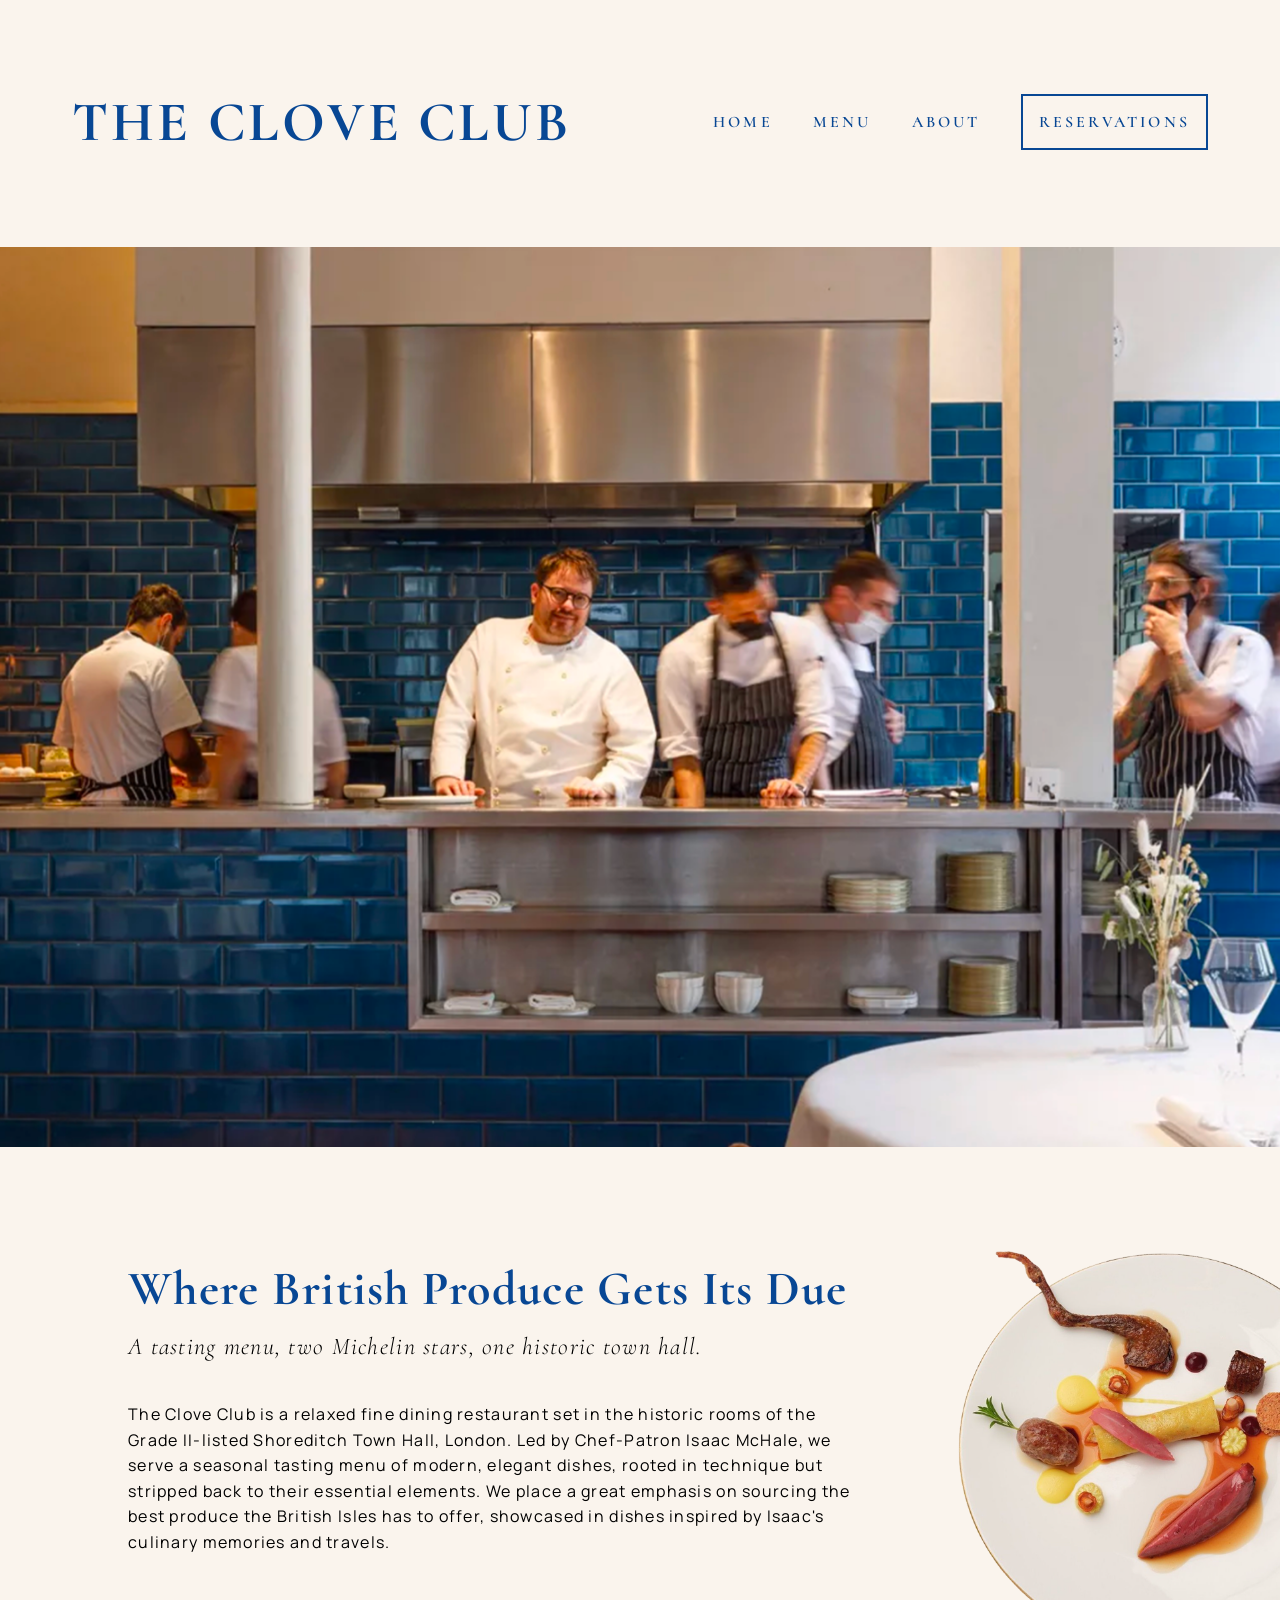
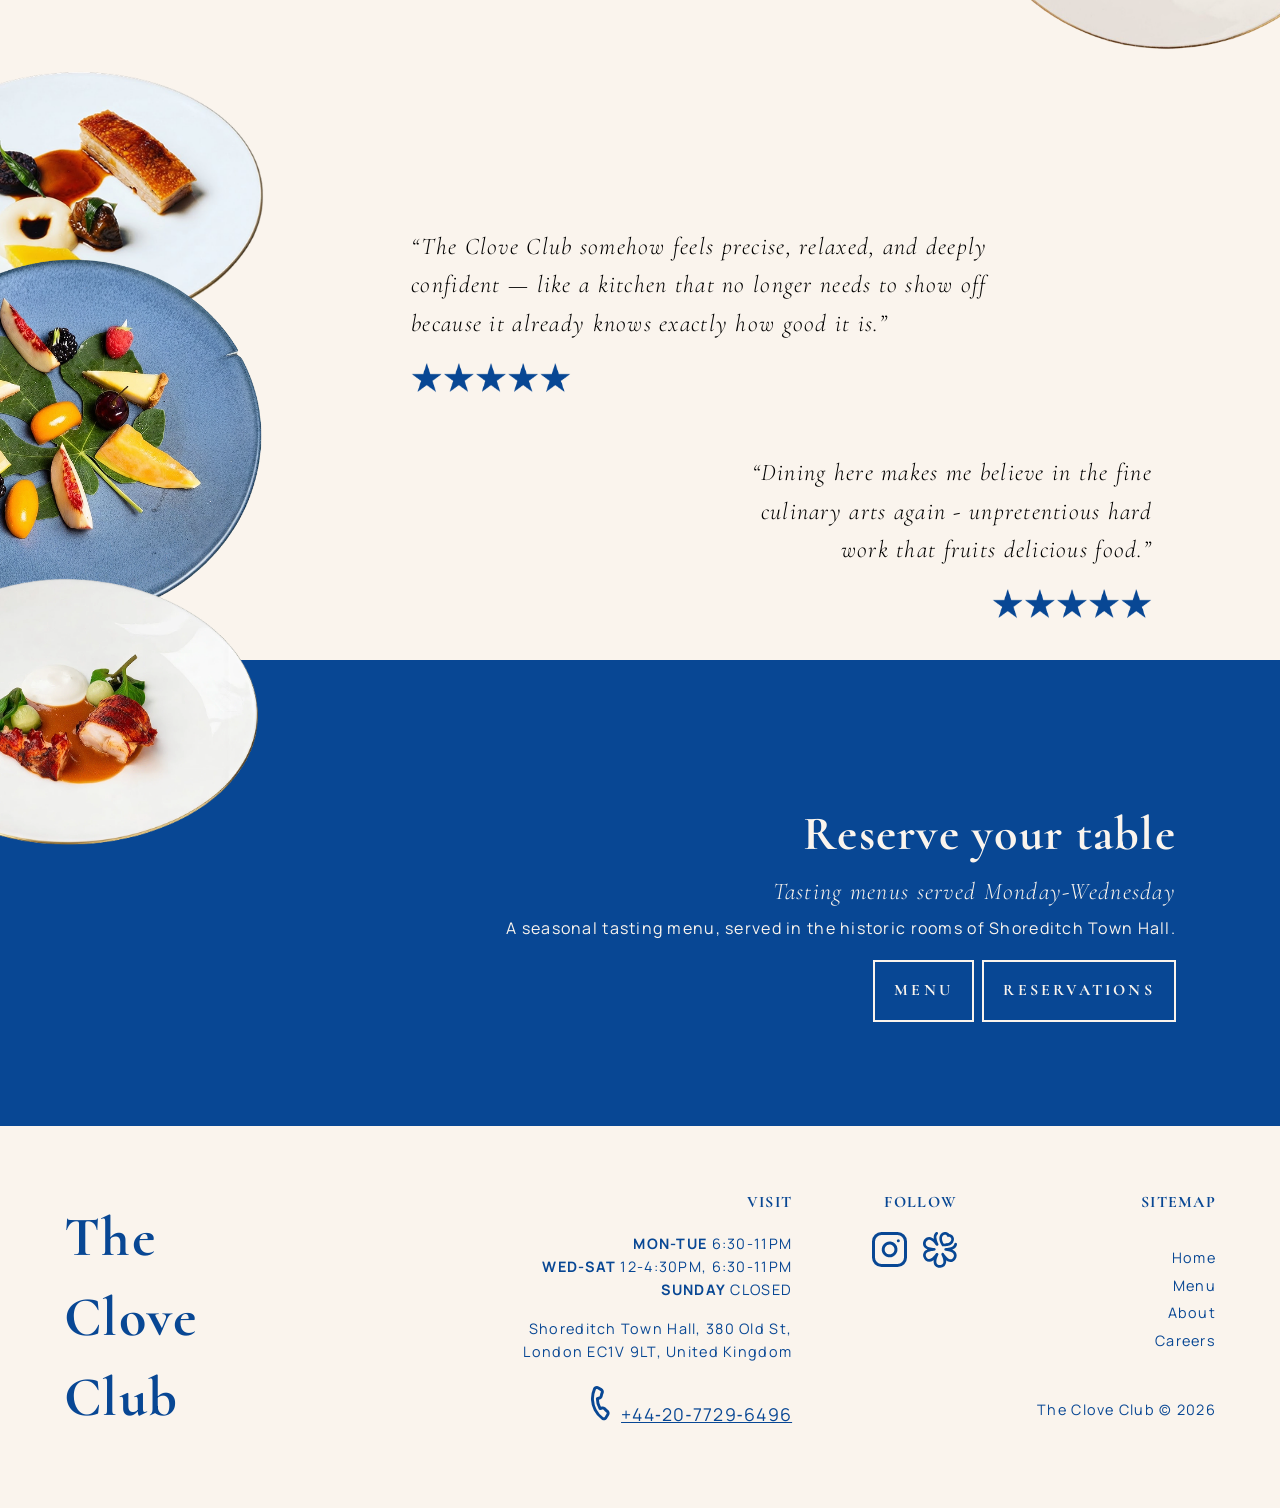
<file: html/homepage.html>
<!DOCTYPE html>
<html lang="en">
<head>
    <meta charset="UTF-8">
    <meta name="viewport" content="width=device-width, initial-scale=1.0">
    <title>The Clove Club | Home</title>
    <link rel="stylesheet" href="../css/stylesheet.css">
</head>

<body>
    <nav>
        <div class="Logo">
            <h1 class="lettermark">The Clove Club</h1>
        </div>

        <button class="nav__toggle nav__toggle--blue" aria-expanded="false" aria-label="open menu">
            <span></span>
            <span></span>
            <span></span>
            <img src="../media/exit-x-icon.svg" alt="close icon" class="nav__close-icon">
        </button>

        <div class="nav__links">
            <ul>
            <li><a href="homepage.html" class="nav__home">Home</a></li>
            <li><a href="menu.html" class="nav__menu">Menu</a></li>
            <li><a href="about.html" class="nav__about">About</a></li>
            <li><a href="https://www.opentable.co.uk/r/the-clove-club?ref=4208" target="_blank" class="nav__reservations">Reservations</a></li>
            </ul>
            
            <div class="nav__contact">
                <address>
                    Shoreditch Town Hall, 380 Old St,<br>
                    London EC1V 9LT, United Kingdom
                <p class="nav__phone">
                    <img src="../media/phone-icon.svg" alt="phone icon">
                    <a href="tel:+442077296496">+44&hyphen;20&hyphen;7729&hyphen;6496</a>
                </p>
                </address>
                <p class="nav__hours">
                    <strong>MON-TUE</strong> 6:30-11PM<br>
                    <strong>WED-SAT</strong> 12-4:30PM, 6:30-11PM<br>
                    <strong>SUNDAY</strong> CLOSED
                </p>
            </div>
        </div>
    </nav>

    <div class="hero">
        <a href="https://www.opentable.co.uk/r/the-clove-club?ref=4208" target="_blank" class="hero__reserve-btn">Reserve</a>
    </div>

    <div class="main-content">
        <div class="site-summary">
            <div class="site-summary__text">
                <h1>Where British Produce Gets Its Due</h1>
                <h2>A tasting menu, two Michelin stars, one historic town hall.</h2>
                <p>The Clove Club is a relaxed fine dining restaurant set in the historic rooms of the Grade II-listed Shoreditch Town Hall, London. Led by Chef-Patron Isaac McHale, we serve a seasonal tasting menu of modern, elegant dishes, rooted in technique but stripped back to their essential elements. We place a great emphasis on sourcing the best produce the British Isles has to offer, showcased in dishes inspired by Isaac's culinary memories and travels.</p>
            </div>
            <div class="site-summary__img">
                <img src="../media/homepage-plate1.png" alt="a plate of meat and seasonal vegetables">
            </div>
        </div>

        <div class="review-section">
            <div class="plate-trio">
                <img src="../media/homepage-plate2.png" alt="a plate 2">
                <img src="../media/homepage-plate3.png" alt="a plate 3">
                <img src="../media/homepage-plate4.png" alt="a plate 4" class="plate-trio__plate4">
            </div>

            <div class="reviews">
                <div class="review1">
                    <h2>“The Clove Club somehow feels precise, relaxed, and deeply confident — like a kitchen that no longer needs to show off because it already knows exactly how good it is.”</h2>
                    <img src="../media/5-stars.png" alt="five star rating image">
                </div>
                <div class="review2">
                    <h2>“Dining here makes me believe in the fine culinary arts again - unpretentious hard work that fruits delicious food.”</h2>
                    <img src="../media/5-stars.png" alt="five star rating image">
                </div>
            </div>
        </div>

        <div class="reserve__cta">
            <img src="../media/rooster-png.png" alt="rooster image" class="reserve__cta-rooster">
            <div class="reserve__cta-text">
                <h1>Reserve your table</h1>
                <h2>Tasting menus served Monday-Wednesday</h2>
                <p>A seasonal tasting menu, served in the historic rooms of Shoreditch Town Hall.</p>
            </div>

            <div class="reserve__cta-btns">
                <a href="../html/menu.html" class="homepage__menu-btn">Menu</a>
                <a href="https://www.opentable.co.uk/r/the-clove-club?ref=4208" target="_blank" class="homepage__reservations-btn">Reservations</a>
            </div>
        </div>
    </div>

        <section class="footer">
            <div class="footer__left">
            <h1 class="footer-lettermark">The Clove Club</h1>
            </div>

            <div class="footer__right">


                <div class="footer__visit">
                    <p class="visit-title">Visit</p>
                    <p><strong>MON-TUE</strong> 6:30-11PM<br>
                    <strong>WED-SAT</strong> 12-4:30PM, 6:30-11PM<br>
                    <strong>SUNDAY</strong> CLOSED<br>
                    </p>
                    <address>Shoreditch Town Hall, 380 Old St,<br>
                        London EC1V 9LT, United Kingdom</address>
                        <br>
                    <p class="footer__phone">
                    <img src="../media/phone-icon.svg" alt="phone icon">
                    <a href="tel:+442077296496">+44&hyphen;20&hyphen;7729&hyphen;6496</a></p>
                </div>

                <div class="footer__follow">
                    <p class="follow-title">Follow</p>
                    <div class="footer__follow-img">
                        <a href="https://www.instagram.com/thecloveclub/?hl=en" target="_blank"><img src="../media/ig-icon.svg" class="instagram-logo" alt="instagram logo and link to website"></a>
                        <a href="https://guide.michelin.com/us/en/greater-london/london/restaurant/the-clove-club" target="_blank"><img src="../media/michelin-icon.svg" class="michelin-logo" alt="michelin guide logo and link to website"></a>
                    </div>
                </div>

                <div class="footer__sitemap">
                    <p class="sitemap-title">Sitemap</p>
                    <ul>
                        <li><a href="homepage.html">Home</a></li>
                        <li><a href="menu.html">Menu</a></li>
                        <li><a href="about.html">About</a></li>
                        <li><a href="#" target="_blank">Careers</a></li>
                    </ul>
                    <p class="footer__copyright">The Clove Club &copy; 2026</p>
                </div>
            </div>
        </section>

        <script src="../javascript/nav.js"></script>
</body>
</html>
</file>
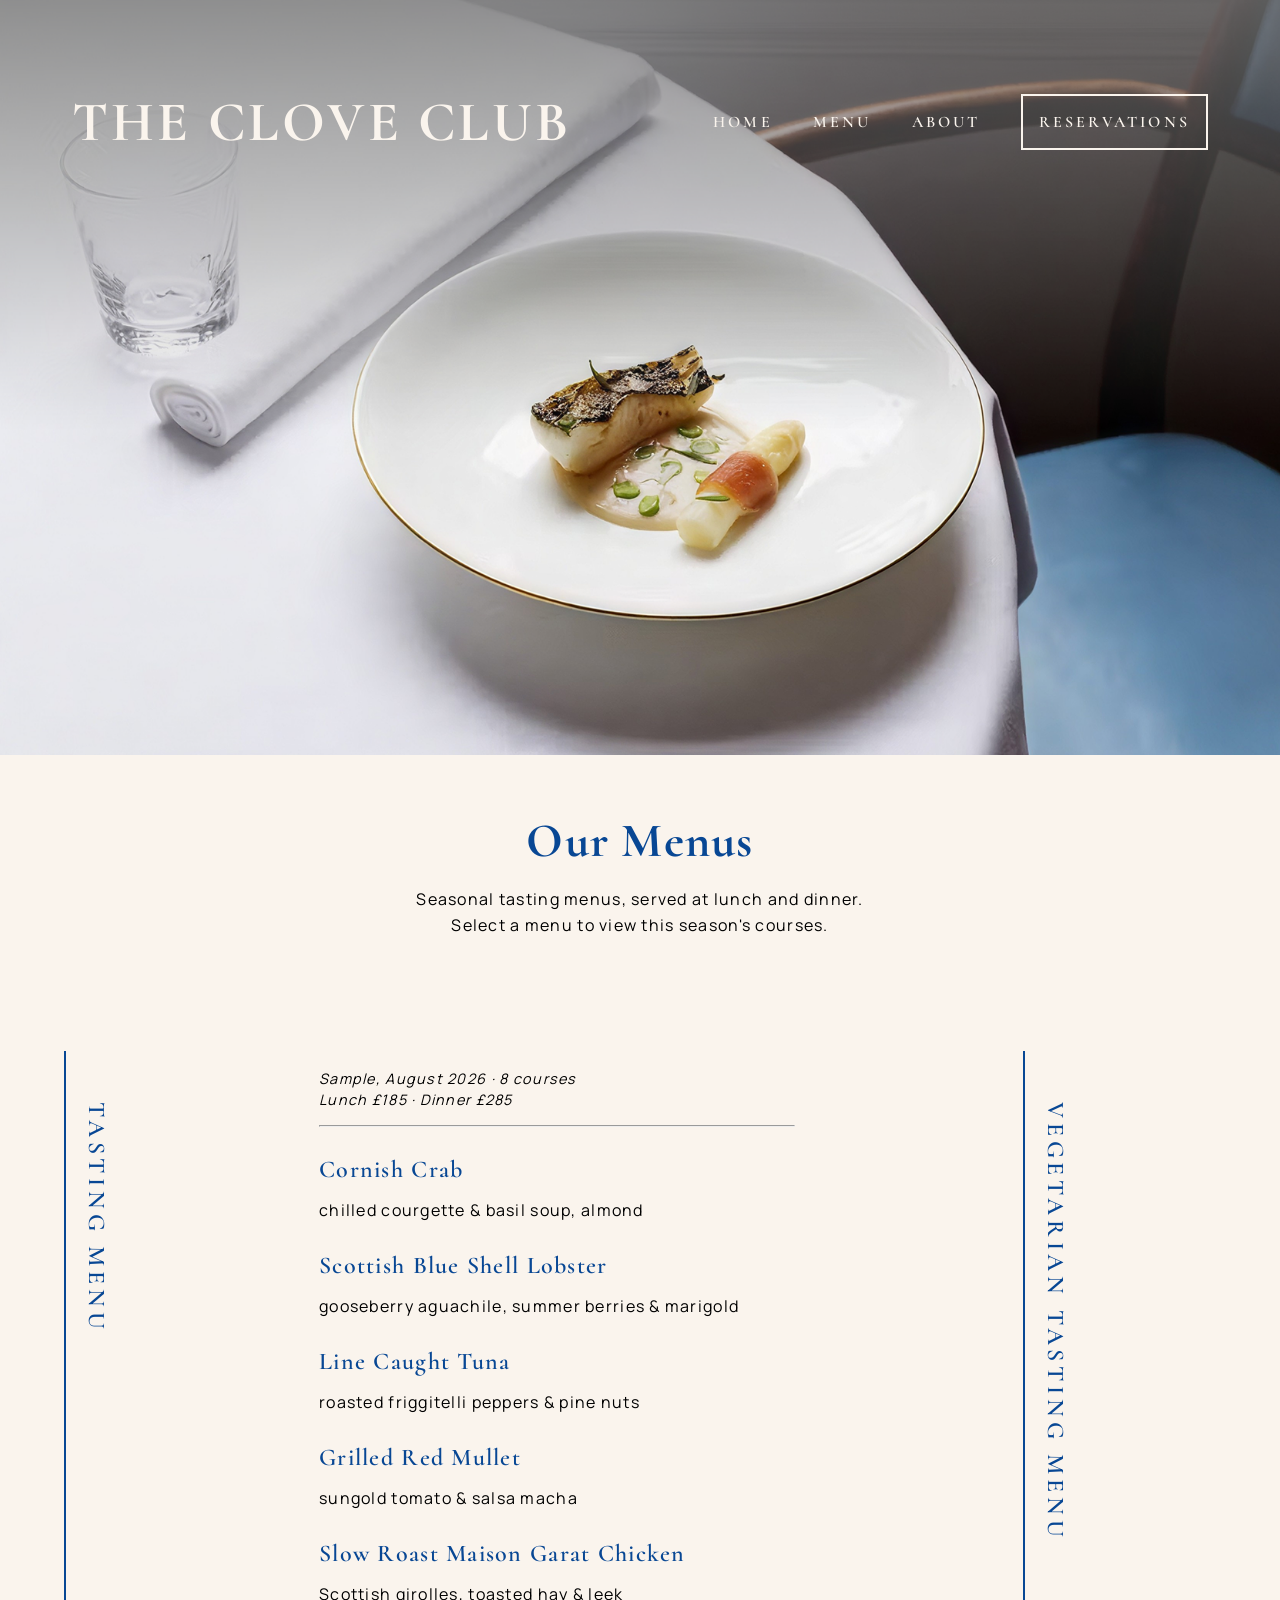
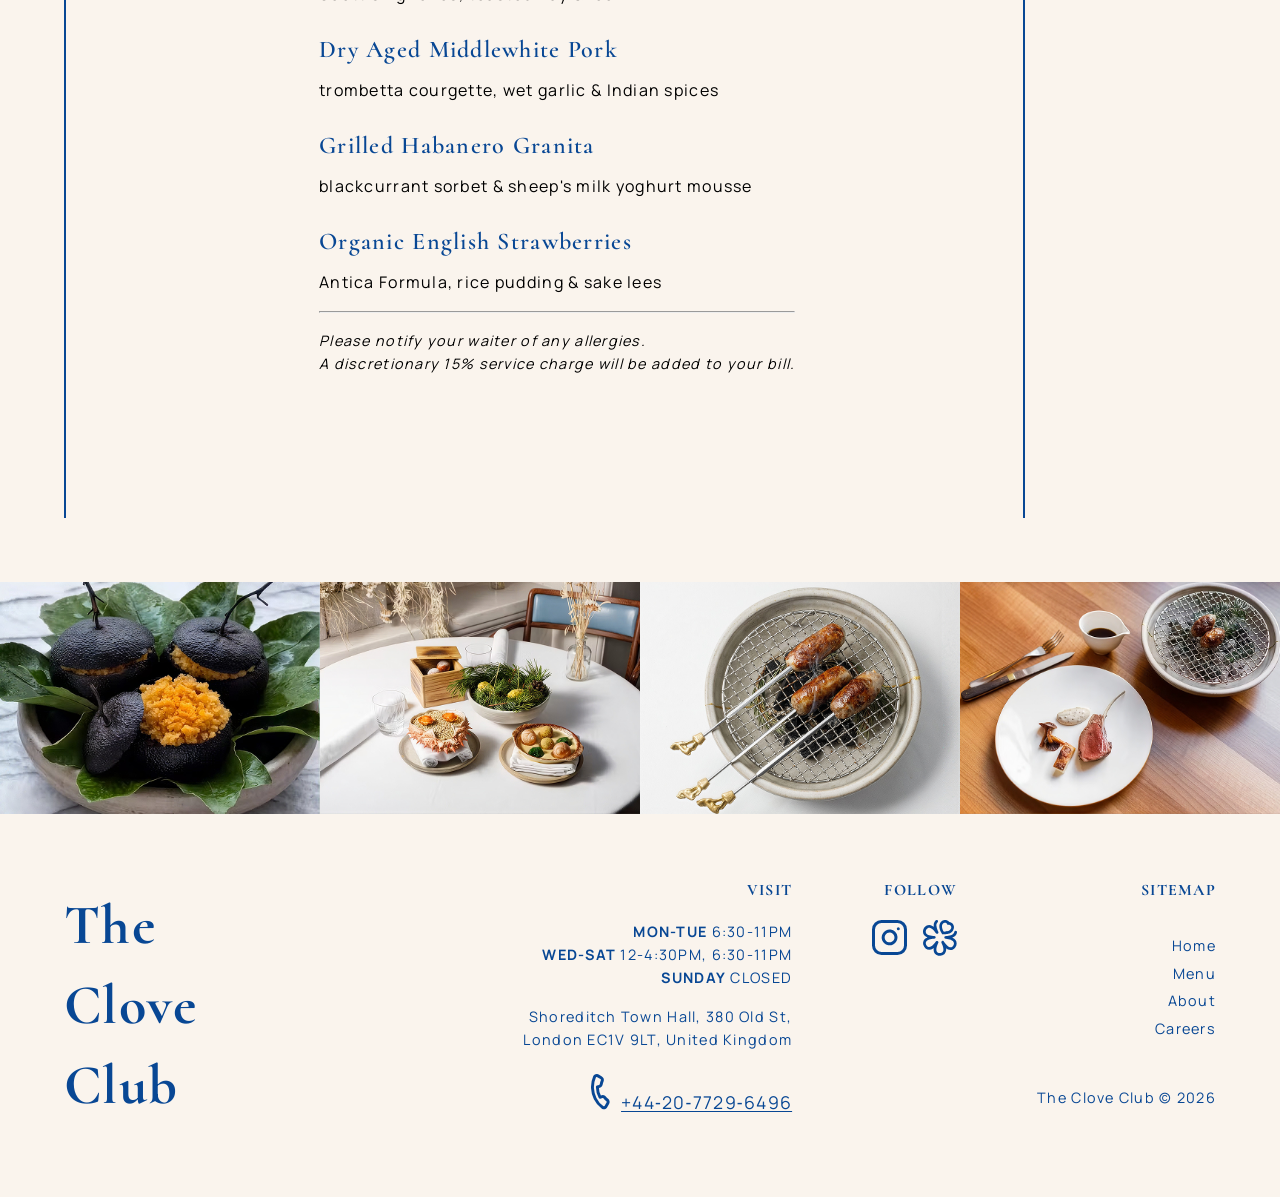
<file: html/menu.html>
<!DOCTYPE html>
<html lang="en">
<head>
    <meta charset="UTF-8">
    <meta name="viewport" content="width=device-width, initial-scale=1.0">
    <title>The Clove Club | Menu</title>
    <link rel="stylesheet" href="../css/stylesheet.css">
</head>

<body>
    <nav class="menu_nav">
        <div class="Logo">
            <h1 class="lettermark__menu">The Clove Club</h1>
        </div>

        <button class="nav__toggle" aria-expanded="false" aria-label="open menu">
            <span></span>
            <span></span>
            <span></span>
            <img src="../media/exit-x-icon.svg" alt="close icon" class="nav__close-icon">
        </button>

        <div class="nav__links">
            <ul>
            <li><a href="../html/homepage.html" class="menu-nav-links">Home</a></li>
            <li><a href="../html/menu.html" class="menu-nav-links">Menu</a></li>
            <li><a href="../html/about.html" class="menu-nav-links">About</a></li>
            <li><a href="https://www.opentable.co.uk/r/the-clove-club?ref=4208" target="_blank" class="menu-nav-links__reserve">Reservations</a></li>
            </ul>

                 <div class="nav__contact">
                <address>
                    Shoreditch Town Hall, 380 Old St,<br>
                    London EC1V 9LT, United Kingdom
                <p class="nav__phone">
                    <img src="../media/phone-icon.svg" alt="phone icon">
                    <a href="tel:+442077296496">+44&hyphen;20&hyphen;7729&hyphen;6496</a>
                </p>
                </address>
                <p class="nav__hours">
                    <strong>MON-TUE</strong> 6:30-11PM<br>
                    <strong>WED-SAT</strong> 12-4:30PM, 6:30-11PM<br>
                    <strong>SUNDAY</strong> CLOSED
                </p>
            </div>

        </div>
    </nav>

    <section class="menu-intro">
        <h1 class="menu-intro__title">Our Menus</h1>
        <p class="menu-intro__text">Seasonal tasting menus, served at lunch and dinner.<br> 
            Select a menu to view this season's courses.</p>
        </section>

  <div class="menus">
 
        <article class="menu-panel is-open">
            <h2 class="menu-panel__heading">
                <button class="menu-panel__tab" aria-expanded="true">Tasting Menu</button>
            </h2>
            <div class="menu-panel__content">
                <div class="menu-panel__inner">
                    <p class="menu__sub">Sample, August 2026 · 8 courses</p>
                    <p class="menu__sub">Lunch £185 · Dinner £285</p>
                    <hr class="menu__divider">
 
                    <ol class="menu__courses">
                        <li>
                            <h3 class="menu-item__name">Cornish Crab</h3>
                            <p class="menu-item__description">chilled courgette &amp; basil soup, almond</p>
                        </li>
                        <li>
                            <h3 class="menu-item__name">Scottish Blue Shell Lobster</h3>
                            <p class="menu-item__description">gooseberry aguachile, summer berries &amp; marigold</p>
                        </li>
                        <li>
                            <h3 class="menu-item__name">Line Caught Tuna</h3>
                            <p class="menu-item__description">roasted friggitelli peppers &amp; pine nuts</p>
                        </li>
                        <li>
                            <h3 class="menu-item__name">Grilled Red Mullet</h3>
                            <p class="menu-item__description">sungold tomato &amp; salsa macha</p>
                        </li>
                        <li>
                            <h3 class="menu-item__name">Slow Roast Maison Garat Chicken</h3>
                            <p class="menu-item__description">Scottish girolles, toasted hay &amp; leek</p>
                        </li>
                        <li>
                            <h3 class="menu-item__name">Dry Aged Middlewhite Pork</h3>
                            <p class="menu-item__description">trombetta courgette, wet garlic &amp; Indian spices</p>
                        </li>
                        <li>
                            <h3 class="menu-item__name">Grilled Habanero Granita</h3>
                            <p class="menu-item__description">blackcurrant sorbet &amp; sheep's milk yoghurt mousse</p>
                        </li>
                        <li>
                            <h3 class="menu-item__name">Organic English Strawberries</h3>
                            <p class="menu-item__description">Antica Formula, rice pudding &amp; sake lees</p>
                        </li>
                    </ol>
 
                    <hr class="menu__divider">
                    <p class="menu__comments">Please notify your waiter of any allergies.<br>
                    A discretionary 15% service charge will be added to your bill.</p>
                </div>
            </div>
        </article>
 

        <article class="menu-panel">
            <h2 class="menu-panel__heading">
                <button class="menu-panel__tab" aria-expanded="false">Vegetarian Tasting Menu</button>
            </h2>
            <div class="menu-panel__content">
                <div class="menu-panel__inner">
                    <p class="menu__sub">Sample, August 2026 · 8 courses</p>
                    <p class="menu__sub">Lunch £185 · Dinner £285</p>
                    <hr class="menu__divider">
 
                    <ol class="menu__courses">
                        <li>
                            <h3 class="menu-item__name">Celeriac Remoulade</h3>
                            <p class="menu-item__description">almond, chilled courgette &amp; basil soup</p>
                        </li>
                        <li>
                            <h3 class="menu-item__name">Hazelwood Grilled Maitake</h3>
                            <p class="menu-item__description">hazelnut &amp; black truffle</p>
                        </li>
                        <li>
                            <h3 class="menu-item__name">Slow Roast Friggitelli Peppers</h3>
                            <p class="menu-item__description">pine nuts &amp; savagnin sauce</p>
                        </li>
                        <li>
                            <h3 class="menu-item__name">Roasted Organic Aubergine</h3>
                            <p class="menu-item__description">green tomato, St Nectaire &amp; salsa macha</p>
                        </li>
                        <li>
                            <h3 class="menu-item__name">Gently Cooked Organic Greens</h3>
                            <p class="menu-item__description">Jersey royal &amp; tonburi</p>
                        </li>
                        <li>
                            <h3 class="menu-item__name">Crisp Hen's Egg</h3>
                            <p class="menu-item__description">trombetta courgette, wet garlic &amp; Indian spices</p>
                        </li>
                        <li>
                            <h3 class="menu-item__name">Grilled Habanero Granita</h3>
                            <p class="menu-item__description">blackcurrant sorbet &amp; sheep's milk yoghurt mousse</p>
                        </li>
                        <li>
                            <h3 class="menu-item__name">Organic English Strawberries</h3>
                            <p class="menu-item__description">Antica Formula, rice pudding &amp; sake lees</p>
                        </li>
                    </ol>
 
                    <hr class="menu__divider">
                    <p class="menu__comments">Please notify your waiter of any allergies.<br>
                    A discretionary 15% service charge will be added to your bill.</p>
                </div>
            </div>
        </article>
 
    </div>
 

<script src="../javascript/menu.js"></script>

<div class="menu__images">
    <img src="../media/menu1.png" alt="menu image 1">
    <img src="../media/menu2.png" alt="menu image 2">
    <img src="../media/menu3.png" alt="menu image 3">
    <img src="../media/menu4.png" alt="menu image 4">
</div>



        <section class="footer">
            <div class="footer__left">
            <h1 class="footer-lettermark">The Clove Club</h1>
            </div>

            <div class="footer__right">


                <div class="footer__visit">
                    <p class="visit-title">Visit</p>
                    <p><strong>MON-TUE</strong> 6:30-11PM<br>
                    <strong>WED-SAT</strong> 12-4:30PM, 6:30-11PM<br>
                    <strong>SUNDAY</strong> CLOSED<br>
                    </p>
                    <address>Shoreditch Town Hall, 380 Old St,<br>
                        London EC1V 9LT, United Kingdom</address>
                        <br>
                    <p class="footer__phone">
                    <img src="../media/phone-icon.svg" alt="phone icon">
                    <a href="tel:+442077296496">+44&hyphen;20&hyphen;7729&hyphen;6496</a></p>
                </div>

                <div class="footer__follow">
                    <p class="follow-title">Follow</p>
                    <div class="footer__follow-img">
                        <a href="https://www.instagram.com/thecloveclub/?hl=en" target="_blank"><img src="../media/ig-icon.svg" class="instagram-logo" alt="instagram logo and link to website"></a>
                        <a href="https://guide.michelin.com/us/en/greater-london/london/restaurant/the-clove-club" target="_blank"><img src="../media/michelin-icon.svg" class="michelin-logo" alt="michelin guide logo and link to website"></a>
                    </div>
                </div>

                <div class="footer__sitemap">
                    <p class="sitemap-title">Sitemap</p>
                    <ul>
                        <li><a href="../html/homepage.html">Home</a></li>
                        <li><a href="../html/menu.html">Menu</a></li>
                        <li><a href="../html/about.html">About</a></li>
                        <li><a href="#" target="_blank">Careers</a></li>
                    </ul>
                    <p class="footer__copyright">The Clove Club &copy; 2026</p>
                </div>
            </div>
        </section>

        <script src="../javascript/nav.js"></script>
</body>
</html>
</file>
<file: css/stylesheet.css>
@import url("https://fonts.googleapis.com/css2?family=Cormorant:ital,wght@0,300..700;1,300..700&family=Manrope:wght@200..800&display=swap");
body {
  background-color: #FAF4ED;
  margin: 0;
  font-family: "Manrope", sans-serif;
  letter-spacing: 0.08rem;
  line-height: 1.6;
}

h1 {
  font-family: "Cormorant", serif;
  color: #084794;
}

h2 {
  font-family: "Cormorant", serif;
  font-style: italic;
  font-weight: 200;
}

/* landing page css */
.landing__page {
  position: relative;
  min-height: 100vh;
  overflow: hidden;
  display: flex;
  align-items: center;
}

.landing__video {
  position: absolute;
  inset: 0;
  width: 100%;
  height: 100%;
  -o-object-fit: cover;
     object-fit: cover;
  z-index: 0;
}

.landing__page_btns {
  position: relative;
  z-index: 1;
  width: 100%;
  padding: 0 5%;
  display: flex;
  align-items: center;
  justify-content: space-between;
}

.landing__page_btns a {
  text-decoration: none;
}

.landing__reservations, .landing__homepage {
  font-family: "Cormorant", serif;
  color: #FAF4ED;
  border: 2px solid #FAF4ED;
  background-color: transparent;
  text-transform: uppercase;
  letter-spacing: 0.2em;
  padding: 1rem 1.2rem;
}

.landing__reservations:hover,
.landing__reservations:focus-visible,
.landing__homepage:hover,
.landing__homepage:focus-visible {
  background-color: #FAF4ED;
  color: #084794;
}

/* nav css */
nav {
  background-color: transparent;
  display: flex;
  justify-content: space-between;
  align-items: center;
  padding: 2rem 4.5rem;
}

.lettermark {
  font-family: "Cormorant", serif;
  font-weight: 800;
  font-size: 3.5rem;
  color: #084794;
  text-transform: uppercase;
  letter-spacing: 0.2rem;
}

ul {
  list-style: none;
  display: flex;
  gap: 40px;
}

.nav__links li {
  list-style: none;
  font-family: "Cormorant", serif;
  font-weight: 600;
  letter-spacing: 0.2em;
  text-transform: uppercase;
  text-decoration: none;
}

.nav__links li:not(:last-child) a:hover {
  text-decoration: underline;
  text-underline-offset: 0.4em;
}

.nav__links li:last-child a:hover,
.nav__links li:last-child a:focus-visible {
  background-color: #084794;
  color: #FAF4ED;
}

.nav__links a {
  color: #084794;
  text-decoration: none;
}

.nav__reservations {
  font-family: "Cormorant", serif;
  color: #084794;
  border: 2px solid #084794;
  background-color: transparent;
  text-transform: uppercase;
  letter-spacing: 0.2em;
  padding: 1rem 1rem;
}

/* nav - mobile menu css */
.nav__toggle {
  display: none;
}

.nav__contact {
  display: none;
}

/*  homepage - hero css */
.hero {
  background-image: url("../media/homepage-hero.png");
  background-size: cover;
  background-position: center;
  background-repeat: no-repeat;
  min-height: 100vh;
}

.hero__reserve-btn {
  display: none;
}

/* homepage - main content css */
.main-content {
  display: flex;
  flex-direction: column;
  justify-content: center;
}

.site-summary {
  display: flex;
  align-items: flex-start;
  gap: 2.8rem;
  margin-top: 1.5rem;
  margin-bottom: -10.5rem;
  max-width: 100%;
}

.site-summary__text {
  display: flex;
  flex: 1;
  flex-direction: column;
  margin-top: 3rem;
  margin-left: 8rem;
}

.site-summary__img {
  flex-grow: 0;
  flex-shrink: 0;
  flex-basis: 30%;
}

.site-summary__img img {
  width: 100%;
  height: auto;
  display: block;
}

.site-summary__text h1 {
  font-size: 3rem;
}

.site-summary__text h2 {
  margin-top: -2rem;
}

/* homepage - main content review section css */
.review-section {
  display: flex;
  align-items: flex-start;
  gap: 0.5rem;
  padding-right: 8rem;
}

.plate-trio {
  display: flex;
  flex-direction: column;
  flex-grow: 0;
  flex-shrink: 0;
  flex-basis: 35%;
  margin-top: 8rem;
}

.plate-trio img {
  width: 100%;
  height: auto;
  display: block;
  margin-left: -8rem;
}

.plate-trio img + img {
  margin-top: -10rem;
}

.plate-trio__plate4 {
  position: relative;
  z-index: 1;
}

.reviews {
  flex: 1;
  display: flex;
  flex-direction: column;
  gap: 2rem;
}

.review1 {
  margin-top: 20rem;
  max-width: 80%;
}

.review1 h2 {
  margin-top: 0;
}

.review2 {
  max-width: 55%;
  align-self: flex-end;
  text-align: right;
  margin-bottom: 17rem;
}

.reviews img {
  width: 10rem;
  height: auto;
}

/* hmepage - reserve cta section css */
.reserve__cta {
  background-color: #084794;
  padding: 6.5rem;
  margin-top: -15rem;
}

.reserve__cta-rooster {
  display: none;
}

.reserve__cta-text {
  color: #FAF4ED;
  text-align: right;
}

.reserve__cta-text h1 {
  color: #FAF4ED;
  font-size: 3rem;
}

.reserve__cta-text h2 {
  margin-top: -2rem;
}

.reserve__cta-text p {
  margin-top: -1rem;
}

.reserve__cta-btns {
  display: flex;
  align-items: flex-start;
  justify-content: flex-end;
  margin-top: 1.2rem;
  gap: 0.5rem;
}

.reserve__cta-btns a {
  text-decoration: none;
}

.homepage__menu-btn, .homepage__reservations-btn {
  font-family: "Cormorant", serif;
  color: #FAF4ED;
  font-weight: 800;
  border: 2px solid #FAF4ED;
  background-color: transparent;
  text-transform: uppercase;
  letter-spacing: 0.2em;
  padding: 1rem 1.2rem;
}

.homepage__menu-btn:hover,
.homepage__menu-btn:focus-visible,
.homepage__reservations-btn:hover,
.homepage__reservations-btn:focus-visible {
  background-color: #FAF4ED;
  color: #084794;
}

/* about page css */
.nav__overlay {
  position: absolute;
  top: 0;
  left: 0;
  right: 0;
  z-index: 2;
}

.lettermark__about {
  font-family: "Cormorant", serif;
  font-weight: 800;
  font-size: 3.5rem;
  color: #FAF4ED;
  text-transform: uppercase;
  letter-spacing: 0.2rem;
}

/* about page - hero section*/
.hero__split {
  display: flex;
  min-height: 100vh;
}

.hero__video {
  flex-grow: 0;
  flex-shrink: 0;
  flex-basis: 50%;
  position: relative;
}

.about__video {
  position: absolute;
  inset: 0;
  width: 100%;
  height: 100%;
  -o-object-fit: cover;
     object-fit: cover;
}

.hero__text {
  flex: 1;
  padding: 20rem 5rem;
}

.hero__text h1 {
  font-size: 3.5rem;
}

.hero__text h2 {
  margin-top: -1rem;
  padding: 0 1.8rem 0 0;
}

/* about page - isaac css */
.chunk__divider {
  background-color: #084794;
  padding-top: 3rem;
  gap: 1rem;
}

.isaac-header {
  color: #FAF4ED;
  font-weight: 800;
  font-size: 3rem;
  margin: 0 0 2rem 6rem;
}

.isaac__header-row {
  display: flex;
  align-items: flex-end;
  gap: 0.2rem;
}

.isaac__flower {
  width: 6rem;
  display: block;
  margin-right: -4rem;
}

.isaac__img img {
  width: 75%;
  height: auto;
  display: block;
}

.about__content {
  display: flow-root;
  padding: 2rem 6rem 4rem;
}

.about__content p {
  padding-left: 2rem;
  padding-right: 15rem;
}

.about__content h2 {
  padding-left: 2rem;
}

.pour__img {
  float: right;
  width: 40%;
  height: auto;
  margin: -22rem -6rem 1rem 2rem;
  position: relative;
  z-index: 1;
}

.escargot__img {
  display: none;
}

.about__btn {
  font-family: "Cormorant", serif;
  font-weight: 800;
  color: #084794;
  border: 2px solid #084794;
  background-color: transparent;
  text-transform: uppercase;
  text-decoration: none;
  letter-spacing: 0.2em;
  padding: 1rem 1.2rem;
}

.about__btn:hover,
.about__btn:focus-visible {
  background-color: #084794;
  color: #FAF4ED;
}

.about__btns {
  display: flex;
  gap: 1rem;
  align-content: center;
  margin-top: 2rem;
  padding: 2rem;
}

/* menu page css */
.menu_nav {
  background-image: url("../media/menu-cover.png");
  background-size: cover;
  background-position: center;
  padding: 2rem 4.5rem 60vh;
}

.lettermark__menu {
  font-family: "Cormorant", serif;
  font-weight: 800;
  font-size: 3.5rem;
  color: #FAF4ED;
  text-transform: uppercase;
  letter-spacing: 0.2rem;
}

.menu_nav .nav__links a {
  color: #FAF4ED;
}

.menu_nav .nav__links li:last-child a:hover,
.menu_nav .nav__links li:last-child a:focus-visible {
  background-color: #FAF4ED;
  color: #084794;
}

.menu-nav-links__reserve {
  border: 2px solid #FAF4ED;
  padding: 1rem;
}

.menu-intro {
  display: flex;
  flex-direction: column;
  align-items: center;
  text-align: center;
  padding: 3rem 4.5rem 0;
  margin-bottom: 3rem;
}

.menu-intro__title {
  font-size: 3rem;
  margin: 0 0 0.5rem;
}

.menu-intro__text {
  margin: 0;
  max-width: 40rem;
}

.menus {
  display: flex;
  min-height: 80vh;
  padding: 4rem 4rem;
}

.menu__sub {
  font-size: 0.9rem;
  font-style: italic;
  margin-top: -1rem;
  font-weight: 400;
}

.menu__courses {
  list-style: none;
  margin: 0;
  padding: 0;
}

.menu__courses li {
  list-style: none;
  padding: 0;
  margin: 0;
}

.menu-item__name {
  font-family: "Cormorant", serif;
  font-weight: 600;
  color: #084794;
  font-size: 1.5rem;
}

.menu-item__description {
  margin-top: -1rem;
  font-weight: 400;
}

.menu__comments {
  font-size: 0.9rem;
  font-style: italic;
  margin-top: 1rem;
  font-weight: 400;
}

.menu-panel {
  display: flex;
  flex: 1;
  min-width: 0;
  overflow: hidden;
  border-left: 2px solid #084794;
  transition: flex-grow 0.6s ease;
}

.menu-panel__inner {
  padding-left: 8rem;
  margin-top: -4rem;
}

.menu-panel.is-open {
  flex-grow: 5;
}

.menu-panel__tab {
  writing-mode: vertical-rl;
  background: none;
  border: none;
  padding: 2rem 1rem;
  font-family: "Cormorant", serif;
  font-size: 1.5rem;
  font-weight: 600;
  text-transform: uppercase;
  letter-spacing: 0.2em;
  color: #084794;
  cursor: pointer;
}

.menu-panel__content {
  min-width: 35rem;
  padding: 5rem 4rem;
  opacity: 0;
  visibility: hidden;
  transition: opacity 0.3s ease;
}

.menu-panel.is-open .menu-panel__content {
  opacity: 1;
  visibility: visible;
  transition-delay: 0.3s;
}

.menu__images {
  display: flex;
  justify-content: center;
  width: 100%;
}

.menu__images img {
  width: 25%;
  height: auto;
  display: block;
}

/* footer css*/
.footer {
  display: flex;
  justify-content: space-between;
  align-items: center;
  color: #084794;
  padding: 4rem;
  font-size: 0.9rem;
}

.footer-lettermark {
  font-family: "Cormorant", serif;
  font-weight: 800;
  font-size: 3.5rem;
  line-height: 5rem;
  width: -moz-min-content;
  width: min-content;
  margin: 0;
}

.footer__right {
  display: flex;
  align-content: space-between;
  text-align: right;
  gap: 5rem;
}

.visit-title,
.follow-title,
.sitemap-title {
  font-family: "Cormorant", serif;
  font-weight: 700;
  text-transform: uppercase;
  font-size: 1rem;
  margin: 0 0 1rem;
}

.footer__visit p {
  margin: 0 0 1rem;
  line-height: 1.6;
}

.footer address {
  font-style: normal;
}

.footer__phone img {
  width: 1.2rem;
  margin-right: 0.4rem;
}

.footer__phone a {
  color: #084794;
  font-size: 1.1rem;
}

.footer__follow-img {
  display: flex;
  gap: 1rem;
}

.footer__sitemap {
  display: flex;
  flex-direction: column;
}

.footer__sitemap ul {
  display: flex;
  flex-direction: column;
  gap: 0.28rem;
}

.footer__sitemap a {
  color: #084794;
  text-decoration: none;
}

.footer__copyright {
  margin-top: 2rem;
  font-size: 0.9rem;
}

/* media queries */
@media (max-width: 1024px) {
  /* nav media */
  nav {
    padding: 1.5rem;
  }
  .lettermark {
    font-size: 1.75rem;
    text-transform: uppercase;
    margin: 0;
  }
  .nav__toggle {
    display: flex;
    flex-direction: column;
    gap: 6px;
    background: none;
    border: none;
    padding: 0.5rem;
    cursor: pointer;
    color: #FAF4ED;
    position: relative;
    z-index: 3;
    min-width: 44px;
    min-height: 44px;
  }
  .nav__toggle--blue {
    color: #084794;
  }
  .nav__close-icon {
    display: none;
    width: 28px;
    height: auto;
  }
  .nav__toggle[aria-expanded=true] span {
    display: none;
  }
  .nav__toggle[aria-expanded=true] .nav__close-icon {
    display: block;
  }
  .nav__toggle span {
    display: block;
    width: 25px;
    height: 3px;
    background-color: currentColor;
  }
  .nav__toggle[aria-expanded=true] {
    color: #FAF4ED;
  }
  .nav__links {
    display: none;
  }
  .nav__links.is-open {
    display: flex;
    position: fixed;
    inset: 0;
    z-index: 2;
    flex-direction: column;
    justify-content: center;
    align-items: center;
    background-color: #084794;
  }
  .nav__links.is-open ul {
    flex-direction: column;
    align-items: center;
    gap: 1.5rem;
    padding: 0;
    flex: 1;
    justify-content: center;
    margin: 0;
  }
  .nav__links.is-open .nav__contact {
    display: flex;
    flex-direction: column;
    justify-content: center;
    align-items: center;
    flex: 0 0 45%;
    align-self: stretch;
    background-color: #FAF4ED;
    color: #084794;
    text-align: center;
    font-size: 0.9rem;
  }
  .nav__links.is-open a {
    color: #FAF4ED;
  }
  .nav__links.is-open .nav__contact a {
    color: #084794;
  }
  .nav__contact address {
    font-style: normal;
  }
  .nav__phone img {
    width: 1.2rem;
    vertical-align: middle;
    margin-right: 0.4rem;
  }
  .nav__links.is-open li:last-child a {
    border: 2px solid #FAF4ED;
    padding: 1rem 1.5rem;
  }
  /* homepage */
  .site-summary {
    margin-bottom: -3rem;
  }
  .site-summary__text {
    margin-left: 3rem;
  }
  .site-summary__text h1 {
    font-size: 2.5rem;
  }
  .review-section {
    padding-right: 3rem;
  }
  .plate-trio {
    margin-top: 4rem;
  }
  .plate-trio img {
    max-width: 100%;
  }
  .review1 {
    margin-top: 8rem;
  }
  .review1,
  .review2 {
    max-width: 80%;
  }
  .review1 h2 {
    font-size: 1.35rem;
  }
  .review2 h2 {
    font-size: 1.35rem;
  }
  .review2 {
    margin-bottom: 20rem;
  }
  .reserve__cta {
    padding: 4rem;
  }
  .reserve__cta-btns {
    margin-bottom: 2rem;
  }
  /* about page nav */
  .lettermark__about {
    font-size: 1.75rem;
    text-transform: uppercase;
    margin: 0;
  }
  .nav__overlay .nav__toggle {
    color: #084794;
  }
  .hero__text {
    padding: 10rem 3rem 4rem;
  }
  .hero__text h1 {
    font-size: 2.5rem;
  }
  .hero__text h2 {
    font-size: 1.5rem;
  }
  .about__content {
    padding: 2rem 3rem 4rem;
  }
  .about__content p {
    padding-right: 0;
  }
  .pour__img {
    margin: -15rem -3rem 1rem 2rem;
  }
  /* footer */
  .footer {
    flex-direction: column;
    align-items: stretch;
    gap: 2rem;
  }
  .footer-lettermark {
    display: none;
  }
  .footer__right {
    justify-content: space-between;
    gap: 2rem;
  }
  .footer__visit {
    text-align: left;
  }
  .footer__follow {
    text-align: center;
    align-items: center;
  }
}
@media (max-width: 768px) {
  /* landing page */
  .landing__page_btns {
    flex-direction: column-reverse;
    justify-content: center;
    gap: 0.5rem;
    margin-top: 15rem;
  }
  .landing__reservations,
  .landing__homepage {
    font-size: 0.9rem;
    padding: 0.75rem 1.5rem;
  }
  /* homepage - hero css */
  .hero {
    min-height: auto;
    aspect-ratio: 6/5;
    position: relative;
  }
  .hero__reserve-btn {
    display: inline-block;
    position: absolute;
    left: 1.25rem;
    bottom: 1.25rem;
    font-family: "Cormorant", serif;
    color: #FAF4ED;
    border: 2px solid #FAF4ED;
    text-decoration: none;
    text-transform: uppercase;
    letter-spacing: 0.2em;
    padding: 0.5rem 1.5rem;
    margin-left: 1rem;
  }
  /* homepga summary */
  .site-summary {
    flex-direction: column;
    margin-bottom: 0;
    gap: 0;
  }
  .site-summary__text {
    margin: 2rem 1.5rem 0;
    text-align: center;
  }
  .site-summary__text h1 {
    font-size: 2rem;
  }
  .site-summary__img {
    display: none;
  }
  /* homepage plates */
  .review-section {
    flex-direction: column;
    gap: 0;
    padding-right: 0;
    margin-bottom: -10rem;
  }
  .plate-trio {
    flex-direction: row;
    justify-content: center;
    align-items: center;
    flex-basis: auto;
    width: 100%;
    overflow: hidden;
    margin-top: 2rem;
  }
  .plate-trio img {
    width: 45%;
    flex-shrink: 0;
    margin-left: 0;
  }
  .plate-trio img + img {
    margin-top: 0;
    margin-left: -12%;
  }
  .plate-trio img:nth-child(2) {
    width: 60%;
    position: relative;
    z-index: 2;
  }
  /* homepage reviews */
  .reviews {
    gap: 0;
    padding: 0 1.5rem;
  }
  .review1 {
    margin-top: 2rem;
    max-width: 100%;
    text-align: center;
  }
  .review1 h2 {
    margin-top: 1.4rem;
  }
  .review2 {
    margin-top: 2rem;
    max-width: 100%;
    text-align: center;
  }
  .review2 h2 {
    margin-top: 1.4rem;
  }
  .reviews img {
    width: 8rem;
  }
  /* homepage reserve cta */
  .reserve__cta {
    position: relative;
    margin-top: -3.8rem;
    padding: 4rem;
  }
  .reserve__cta-rooster {
    display: block;
    position: absolute;
    left: 0;
    bottom: 0;
    width: 45%;
    height: auto;
  }
  .reserve__cta-text,
  .reserve__cta-btns {
    position: relative;
    z-index: 1;
    margin-left: 40%;
  }
  .reserve__cta-text h1 {
    margin-top: -1rem;
    font-size: 3rem;
    line-height: 1.1;
    text-transform: uppercase;
    padding-top: 3rem;
  }
  .reserve__cta-text h2 {
    margin-top: -1rem;
    font-size: 1.3rem;
  }
  .reserve__cta-btns {
    flex-direction: column;
    align-items: flex-end;
    gap: 1rem;
    margin-top: 3rem;
  }
  /* foooter */
  .footer {
    flex-direction: column;
    align-items: stretch;
    padding: 2.5rem 1.5rem;
    font-size: 0.75rem;
  }
  .footer__left,
  .footer__follow {
    display: none;
  }
  .footer__right {
    justify-content: space-between;
    gap: 1.5rem;
  }
  .footer__visit {
    display: flex;
    flex-direction: column;
    text-align: left;
  }
  .footer__phone {
    display: flex;
    align-items: center;
    gap: 0.4rem;
    margin-top: auto;
    margin-bottom: 0;
  }
  .footer__phone img {
    width: 1rem;
    height: auto;
    margin-right: 0;
  }
  .footer__phone a {
    font-size: 0.75rem;
  }
  .footer__sitemap ul {
    padding: 0;
    margin: 0;
  }
  .footer__copyright {
    margin-top: auto;
    margin-bottom: 0;
    font-size: 0.75rem;
  }
  .visit-title,
  .follow-title,
  .sitemap-title {
    font-size: 0.75rem;
    margin-bottom: 0.5rem;
  }
  /* about page nav */
  .nav__overlay .nav__toggle {
    color: #FAF4ED;
  }
  /* about page hero sctn */
  .hero__split {
    flex-direction: column;
    min-height: auto;
  }
  .hero__video {
    flex-basis: auto;
    aspect-ratio: 3/4;
  }
  .hero__text {
    padding: 2rem 1.5rem;
    text-align: center;
  }
  .hero__text h1 {
    font-size: 2rem;
  }
  .hero__text h2 {
    margin-top: -1rem;
    padding: 0;
    font-size: 1.3rem;
  }
  /* about page isaac journey sctn */
  .chunk__divider {
    padding-top: 1.5rem;
  }
  .isaac__header-row {
    align-items: center;
  }
  .isaac__flower {
    width: 5rem;
  }
  .isaac-header {
    font-size: 2rem;
    line-height: 1.6;
    text-align: left;
    margin: 0 1.5rem 1.5rem auto;
  }
  .isaac__img img {
    width: 100%;
  }
  .about__content {
    padding: 1.5rem 1.5rem 3rem;
  }
  .about__content p,
  .about__content h2 {
    padding-left: 0;
  }
  .about__content h2 {
    font-size: 1.6rem;
    line-height: 1.6;
  }
  .pour__img {
    width: 55%;
    margin: -10rem -1.5rem 1rem 1rem;
  }
  .escargot__img {
    display: block;
    float: right;
    width: 35%;
    margin: 0 -1.5rem 1rem 1rem;
  }
  .about__btn {
    flex: 1;
    text-align: center;
    font-size: 0.85rem;
    letter-spacing: 0.15em;
    padding: 0.9rem 0.5rem;
  }
  /* menu page */
  .menu-intro {
    padding: 2rem 1.5rem 0;
    margin-bottom: 5rem;
  }
  .menus {
    flex-direction: column;
    min-height: auto;
    margin-top: -3rem;
    padding: 1rem 1.5rem 3rem;
  }
  .menu-panel {
    flex-direction: column;
    border-left: none;
    border-bottom: 2px solid #084794;
  }
  .menu-panel__tab {
    writing-mode: horizontal-tb;
    width: 100%;
    text-align: center;
    padding: 1rem 0;
    font-size: 1.2rem;
  }
  .menu-panel__content {
    display: none;
    min-width: 0;
    padding: 0 0 2rem;
  }
  .menu-panel.is-open .menu-panel__content {
    display: block;
  }
  .menu-panel__inner {
    padding: 0;
    margin-top: 0;
    text-align: center;
  }
  .menu__sub {
    font-size: 1rem;
  }
  .menu-item__name {
    font-size: 1.4rem;
  }
  .menu-item__description {
    font-size: 0.85rem;
  }
  .menu__comments {
    font: 0.85rem;
  }
  .menu__images {
    flex-wrap: wrap;
  }
  .menu__images .menu__images img {
    width: 50%;
  }
}
@media (max-width: 480px) {
  /* nav */
  .menu_nav {
    padding-left: 1.4rem;
    padding-right: 1.4rem;
    padding-bottom: 20rem;
  }
  /* homepage */
  .site-summary__text {
    margin-top: 0.5rem;
  }
  .site-summary__text h1 {
    font-size: 2rem;
  }
  .site-summary__text h2 {
    font-size: 1.42rem;
  }
  .reserve__cta {
    padding: 1.2rem;
  }
  .reserve__cta-text h1 {
    font-size: 2.6rem;
  }
  .reserve__cta-text h2 {
    font-size: 1.4rem;
  }
  .reserve__cta p {
    font-size: 0.85rem;
  }
  .reserve__cta-rooster {
    max-width: 100%;
    padding-bottom: 6rem;
  }
  /* about page content */
  .escargot__img {
    display: block;
    float: right;
    width: 45%;
    margin: 0 -1.5rem 1rem 1rem;
  }
  /* menu page */
  .menu-intro {
    padding: 1.5rem;
  }
  .menu-intro__title {
    font-size: 2.2rem;
  }
  .menu-intro__text {
    font-size: 0.89rem;
  }
  .menus {
    margin-top: -3rem;
  }
  .menu-panel__tab {
    font-size: 1.2rem;
  }
  .menu-panel__inner {
    padding-left: 0;
  }
  .menu__sub {
    font-size: 1rem;
  }
  .menu-item__name {
    font-size: 1.4rem;
  }
  .menu-item__description {
    font-size: 0.85rem;
  }
  .menu__comments {
    font-size: 0.8rem;
  }
}/*# sourceMappingURL=stylesheet.css.map */
</file>
